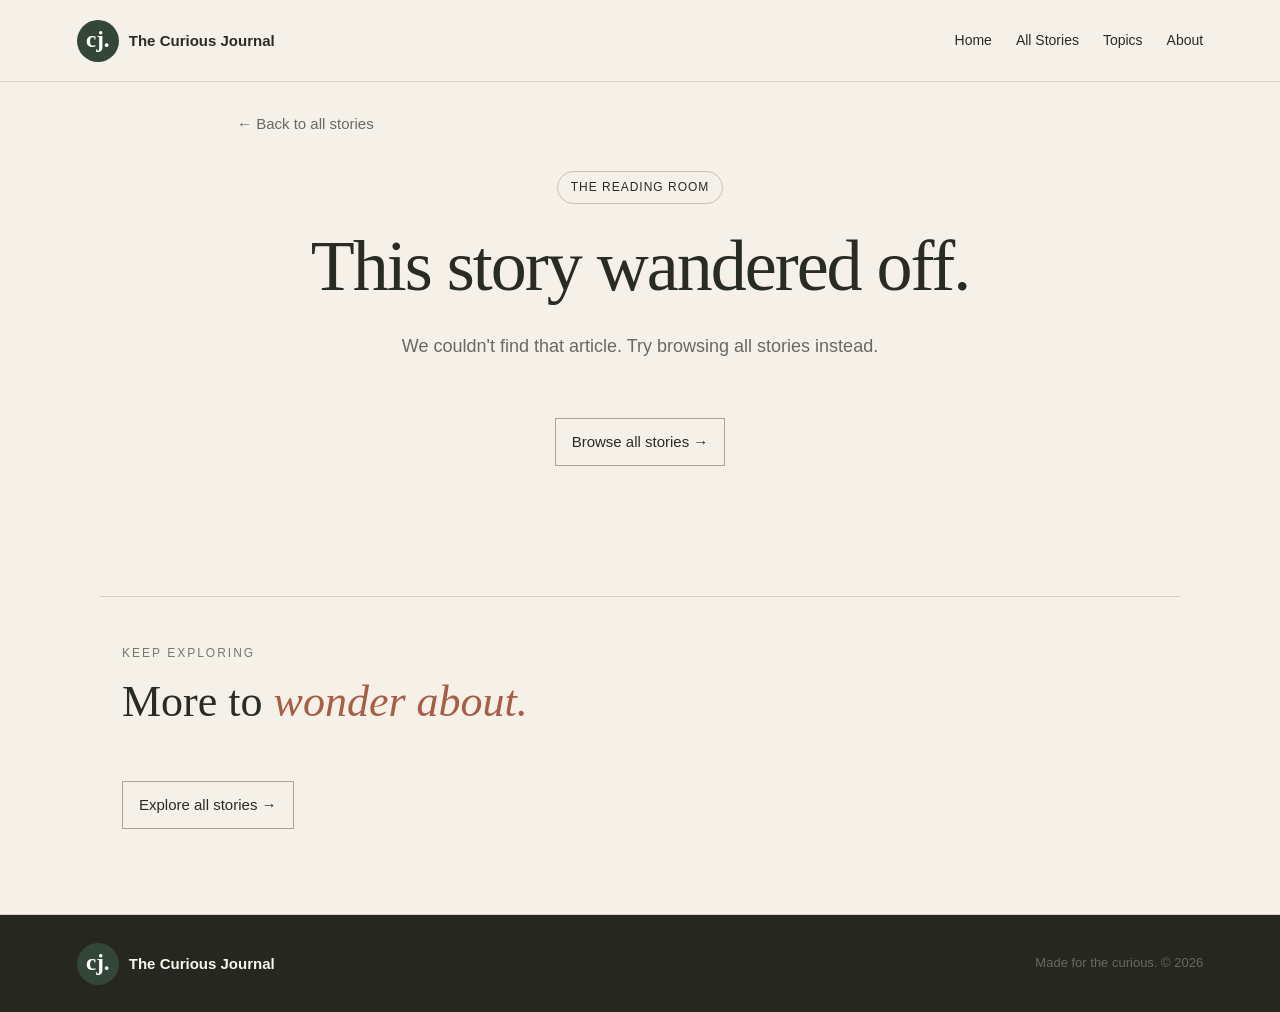
<file: article.html>
<!DOCTYPE html>
<html lang="en">
<head>
  <meta charset="UTF-8">
  <meta name="viewport" content="width=device-width, initial-scale=1.0">
  <meta name="theme-color" content="#f5f1e9">
  <meta name="description" content="Read thoughtful stories at The Curious Journal.">

  <title>Story | The Curious Journal</title>

  <link rel="stylesheet" href="styles.css">
  <link rel="stylesheet" href="article.css">

  <script src="article.js" defer></script>
</head>

<body class="article-page">

  <a class="skip-link" href="#main">Skip to content</a>

  <header class="article-header">
    <a class="article-logo" href="index.html">
      <span class="logo-mark">cj.</span>
      <span>The Curious Journal</span>
    </a>

    <button
      class="article-menu-button"
      id="articleMenuButton"
      type="button"
      aria-expanded="false"
      aria-controls="articleNavigation"
    >
      Menu ☰
    </button>

    <nav id="articleNavigation" class="article-navigation">
      <a href="index.html">Home</a>
      <a href="blog.html">All Stories</a>
      <a href="index.html#topics">Topics</a>
      <a href="index.html#about">About</a>
    </nav>
  </header>

  <main id="main">

    <div class="article-back">
      <a href="blog.html">← Back to all stories</a>
    </div>

    <article id="articleContent" class="article-container">
      <p class="article-loading">Loading story...</p>
    </article>

    <section class="related-section">
      <p class="article-eyebrow">KEEP EXPLORING</p>
      <h2>More to <em>wonder about.</em></h2>

      <div id="relatedStories" class="related-stories"></div>

      <a class="article-back-button" href="blog.html">
        Explore all stories →
      </a>
    </section>

  </main>

  <footer class="article-footer">
    <a class="article-logo" href="index.html">
      <span class="logo-mark">cj.</span>
      <span>The Curious Journal</span>
    </a>

    <p>
      Made for the curious.
      © <span id="articleYear"></span>
    </p>
  </footer>

</body>
</html>
</file>
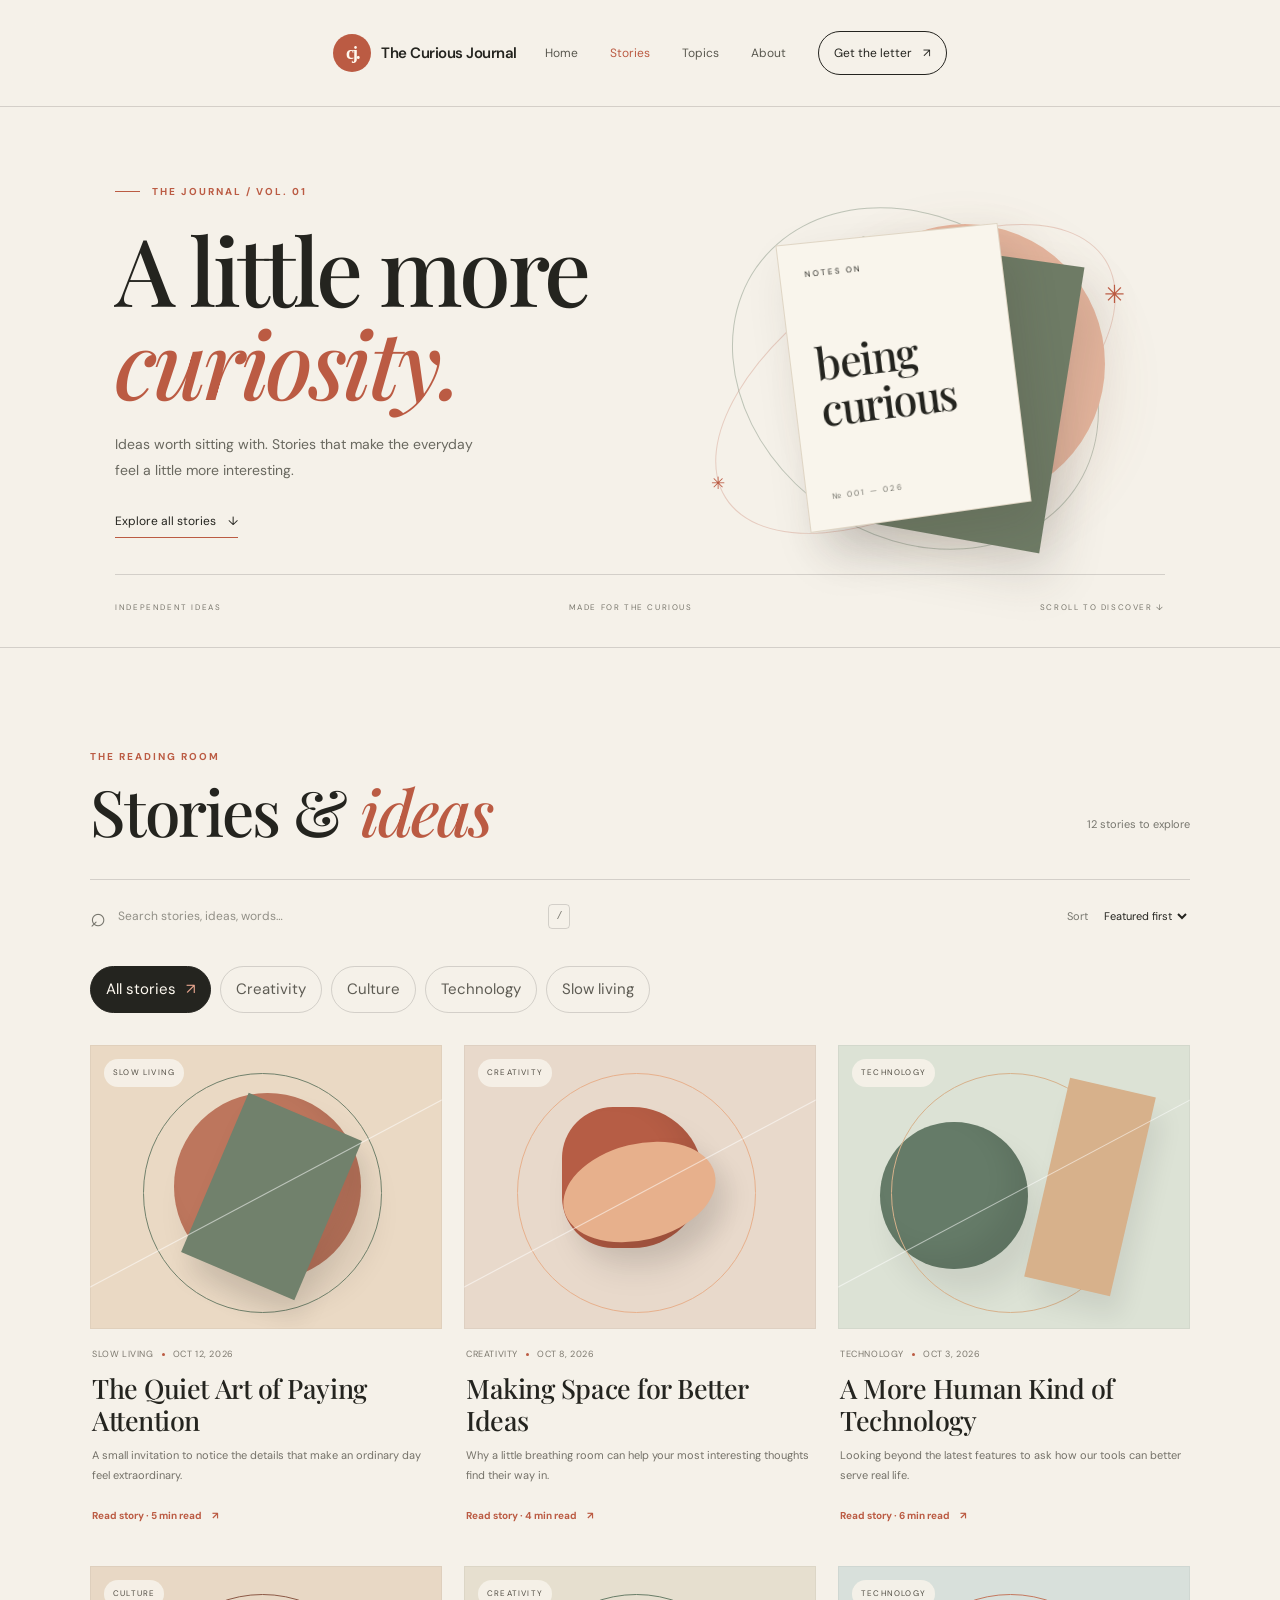
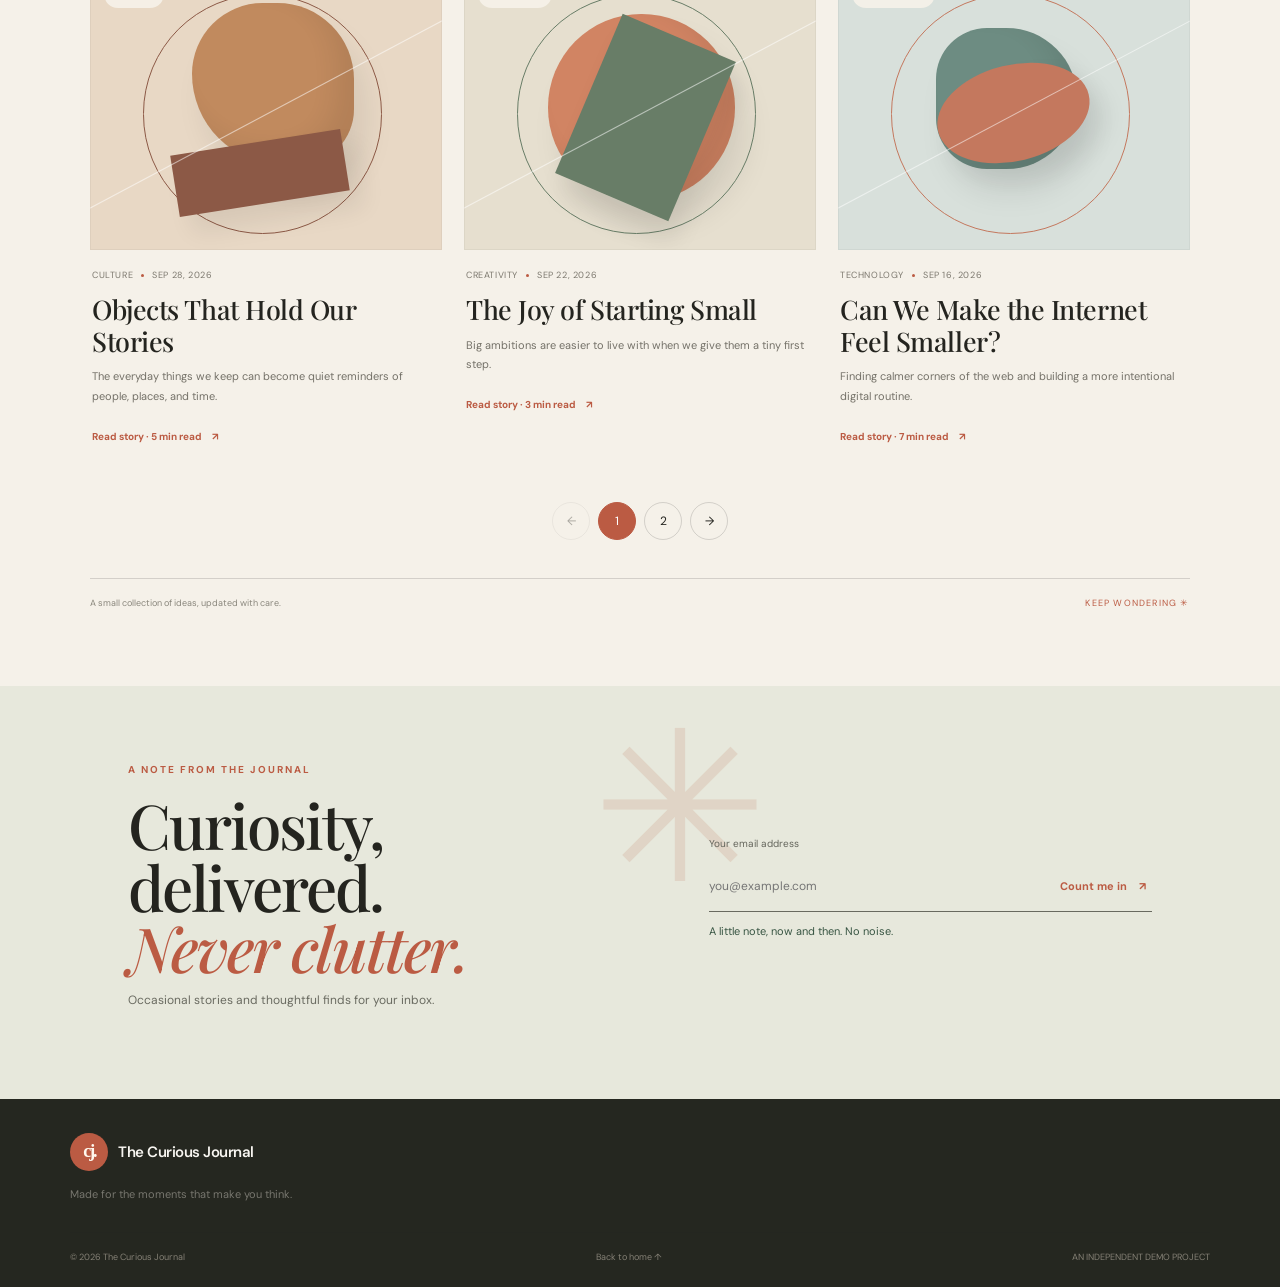
<file: blog (1).html>
<!doctype html>
<html lang="en">
<head>
  <meta charset="utf-8">
  <meta name="viewport" content="width=device-width, initial-scale=1">
  <meta name="theme-color" content="#f5f1e9">
  <meta name="description" content="Thoughtful stories about creativity, culture, technology, and everyday life.">
  <title>Stories — The Curious Journal</title>
  <link rel="preconnect" href="https://fonts.googleapis.com">
  <link rel="preconnect" href="https://fonts.gstatic.com" crossorigin>
  <link href="https://fonts.googleapis.com/css2?family=DM+Sans:wght@400;500;600;700&family=Playfair+Display:wght@500;600;700&display=swap" rel="stylesheet">
  <link rel="stylesheet" href="styles.css">
  <link rel="stylesheet" href="blog.css">
  <script src="blog.js" defer></script>
</head>
<body class="blog-page">
  <a class="skip-link" href="#main">Skip to content</a>
  <header class="site-header blog-header">
    <div class="header-inner">
      <a class="brand" href="index.html" aria-label="The Curious Journal home">
        <span class="brand-mark" aria-hidden="true">cj.</span><span class="brand-name">The Curious Journal</span>
      </a>
      <button class="menu-toggle" id="menuToggle" type="button" aria-expanded="false" aria-controls="nav" aria-label="Open navigation"><span></span><span></span></button>
      <nav class="nav" id="nav" aria-label="Main navigation">
        <a href="index.html">Home</a><a href="blog.html" aria-current="page">Stories</a>
        <a href="index.html#topics">Topics</a><a href="index.html#about">About</a>
        <a class="nav-cta" href="index.html#newsletter">Get the letter <span aria-hidden="true">↗</span></a>
      </nav>
    </div>
  </header>

  <main id="main">
    <section class="archive-hero">
      <div class="archive-hero-copy">
        <p class="eyebrow"><span class="eyebrow-line"></span> THE JOURNAL / VOL. 01</p>
        <h1>A little more<br><em>curiosity.</em></h1>
        <p class="archive-intro">Ideas worth sitting with. Stories that make the everyday feel a little more interesting.</p>
        <a class="text-link" href="#storyArchive">Explore all stories <span aria-hidden="true">↓</span></a>
      </div>
      <div class="archive-hero-art" aria-hidden="true">
        <div class="orbit orbit-one"></div><div class="orbit orbit-two"></div><div class="sun-disc"></div>
        <div class="art-paper paper-back"></div>
        <div class="art-paper paper-front"><span class="paper-kicker">NOTES ON</span><span class="paper-title">being<br>curious</span><span class="paper-number">№ 001 — 026</span></div>
        <span class="art-spark spark-one">✳</span><span class="art-spark spark-two">✳</span>
      </div>
      <div class="hero-bottom-note"><span>INDEPENDENT IDEAS</span><span>MADE FOR THE CURIOUS</span><span>SCROLL TO DISCOVER ↓</span></div>
    </section>

    <section class="archive-section" id="storyArchive">
      <div class="archive-heading">
        <div><p class="eyebrow">THE READING ROOM</p><h2>Stories &amp; <em>ideas</em></h2></div>
        <p class="archive-count" id="resultCount" aria-live="polite">Finding stories…</p>
      </div>
      <div class="archive-tools">
        <label class="search-box" for="storySearch"><span aria-hidden="true">⌕</span><input id="storySearch" type="search" placeholder="Search stories, ideas, words…" autocomplete="off"><kbd>/</kbd></label>
        <div class="sort-wrap"><label for="storySort">Sort</label><select id="storySort"><option value="featured">Featured first</option><option value="newest">Newest first</option><option value="az">Title A–Z</option></select></div>
      </div>
      <div class="topic-filters" id="topicFilters" aria-label="Filter stories by topic">
        <button class="topic-chip is-active" type="button" data-topic="All" aria-pressed="true">All stories <span>↗</span></button>
        <button class="topic-chip" type="button" data-topic="Creativity" aria-pressed="false">Creativity</button>
        <button class="topic-chip" type="button" data-topic="Culture" aria-pressed="false">Culture</button>
        <button class="topic-chip" type="button" data-topic="Technology" aria-pressed="false">Technology</button>
        <button class="topic-chip" type="button" data-topic="Slow Living" aria-pressed="false">Slow living</button>
      </div>
      <div class="story-grid" id="storyGrid" aria-live="polite" aria-busy="true"></div>
      <div class="empty-state" id="emptyState" hidden><span class="empty-symbol" aria-hidden="true">⌕</span><h3>No stories found</h3><p>Try another search or clear your topic filter.</p><button class="button-outline" id="clearFilters" type="button">Clear filters</button></div>
      <nav class="pagination" id="pagination" aria-label="Story pages"></nav>
      <p class="archive-footnote">A small collection of ideas, updated with care. <span>KEEP WONDERING ✳</span></p>
    </section>

    <section class="archive-newsletter">
      <div class="newsletter-copy"><p class="eyebrow">A NOTE FROM THE JOURNAL</p><h2>Curiosity, delivered.<br><em>Never clutter.</em></h2><p>Occasional stories and thoughtful finds for your inbox.</p></div>
      <span class="newsletter-orbit" aria-hidden="true">✳</span>
      <form class="archive-signup" id="newsletter" novalidate>
        <label for="email">Your email address</label>
        <div class="signup-row"><input id="email" name="email" type="email" placeholder="you@example.com" autocomplete="email" required><button type="submit">Count me in <span aria-hidden="true">↗</span></button></div>
        <p class="signup-feedback" id="feedback" aria-live="polite">A little note, now and then. No noise.</p>
      </form>
    </section>
  </main>

  <footer class="site-footer blog-footer">
    <a class="brand footer-brand" href="index.html"><span class="brand-mark" aria-hidden="true">cj.</span><span class="brand-name">The Curious Journal</span></a>
    <p>Made for the moments that make you think.</p>
    <div class="footer-bottom"><span>© <span id="year"></span> The Curious Journal</span><a href="index.html">Back to home ↑</a><span>AN INDEPENDENT DEMO PROJECT</span></div>
  </footer>
</body>
</html>
</file>
<file: styles.css>
@import url('https://fonts.googleapis.com/css2?family=DM+Sans:wght@400;500;700&family=Playfair+Display:ital,wght@0,500;0,600;1,500&display=swap');
:root{--paper:#f7f5f0;--ink:#24251f;--muted:#77776f;--line:#dedbd2;--accent:#c65c40;--serif:'Playfair Display',Georgia,serif;--sans:'DM Sans',Arial,sans-serif}*{box-sizing:border-box}html{scroll-behavior:smooth}body{margin:0;background:var(--paper);color:var(--ink);font:15px/1.7 var(--sans)}a{color:inherit;text-decoration:none}button,input{font:inherit}.wrap{width:min(1100px,calc(100% - 40px));margin:auto}.skip{position:absolute;left:-999px}.skip:focus{left:10px}header{min-height:82px;border-bottom:1px solid var(--line);display:flex;align-items:center;gap:30px;padding:15px max(20px,calc((100% - 1200px)/2))}.brand{display:flex;align-items:center;gap:12px;margin-right:auto}.brand b{display:grid;place-items:center;width:43px;height:43px;border-radius:50%;background:var(--accent);color:white;font:24px var(--serif)}.brand span{display:flex;flex-direction:column;line-height:1.3}.brand strong{font-size:13px}.brand small{font-size:10px;color:var(--muted)}nav{display:flex;gap:27px;font-size:12px}nav a:hover{color:var(--accent)}#menuToggle{display:none}.hero{display:grid;grid-template-columns:1fr .9fr;gap:55px;align-items:center;padding-top:68px;padding-bottom:75px}.eyebrow{text-transform:uppercase;font-size:10px;letter-spacing:1.7px;font-weight:700;color:var(--accent);margin:0 0 12px}h1,h2,h3{font-family:var(--serif);font-weight:500;line-height:1.2}h1{font-size:clamp(42px,5.4vw,67px);letter-spacing:-2px;margin:0 0 20px}h1 em{color:var(--accent)}.intro{max-width:430px;color:var(--muted);margin-bottom:25px}.button{display:inline-block;border:0;background:var(--ink);color:white;padding:12px 18px;font-size:11px;font-weight:700;cursor:pointer}.button:hover{background:var(--accent)}.note{font-size:11px;color:var(--muted);margin-top:25px}.art{height:385px;background:#e8cbb6;position:relative;overflow:hidden;padding:25px;font-size:9px;letter-spacing:1.4px}.art:before{content:'';position:absolute;inset:15px;border:1px solid #8e7969}.art i{position:absolute;width:200px;height:200px;background:#c65c40;border-radius:50%;top:60px;left:calc(50% - 100px)}.art b{position:absolute;width:290px;height:290px;border:1px solid #554c40;border-radius:50%;top:15px;left:calc(50% - 145px)}.art small{position:absolute;bottom:28px;right:25px;border:1px solid #554c40;border-radius:50%;width:83px;height:83px;display:grid;place-items:center;text-align:center;font-size:8px}.section{padding-bottom:72px}.section-head{display:flex;justify-content:space-between;align-items:end;margin-bottom:25px}.section h2,.topic-inner h2,.newsletter h2{font-size:clamp(29px,3vw,38px);margin:0 0 22px}.small{font-size:10px;color:var(--muted)}.cards{display:grid;grid-template-columns:repeat(3,1fr);gap:22px}.card-art{height:200px;background:var(--bg,#e8d8c4);position:relative;overflow:hidden;margin-bottom:14px}.card-art:before{content:'';position:absolute;width:52%;height:72%;left:24%;top:18%;background:var(--shape,#c65c40);border-radius:50% 50% 0 0;transform:rotate(-9deg)}.card-art:after{content:'';position:absolute;width:75px;height:75px;right:12%;top:10%;border-radius:50%;background:#d4b34d;mix-blend-mode:multiply}.meta{font-size:10px;color:var(--muted);margin-bottom:7px}.meta b{color:var(--accent);text-transform:uppercase;letter-spacing:1px}.cards h3{font-size:22px;margin:0 0 8px}.cards p{font-size:12px;color:var(--muted);margin:0 0 10px}.read{font-size:10px;font-weight:700;border-bottom:1px solid var(--accent)}.topic-band{background:#e9e4da;padding:50px 0;margin-bottom:60px}.topic-inner{display:grid;grid-template-columns:1fr 1.2fr;gap:45px;align-items:center}.topics{display:grid;grid-template-columns:1fr 1fr;gap:0 25px}.topics a{padding:14px 0;border-bottom:1px solid #cfc8bb;font:19px var(--serif)}.latest{display:grid;grid-template-columns:1fr 1fr;gap:0 30px}.latest article{padding:17px 0;border-bottom:1px solid var(--line)}.latest h3{font-size:18px;margin:5px 0}.latest p{font-size:11px;color:var(--muted);margin:0}.newsletter{display:grid;grid-template-columns:1fr 1fr;gap:30px;align-items:center;background:#e7d6c8;padding:32px;margin-bottom:55px}.newsletter h2{margin-bottom:8px}.newsletter p{font-size:12px;color:#68645d}.newsletter label{display:block;font-size:11px;margin-bottom:7px}.form-row{display:flex;gap:8px}.form-row input{min-width:0;flex:1;padding:12px;border:1px solid #cfc5b8;background:#fffefa}.about{padding-bottom:55px;max-width:800px}.about p:last-child{color:var(--muted)}footer{background:#252720;color:#f7f5f0;padding:30px 0}.foot{display:flex;align-items:center;justify-content:space-between;gap:20px}.foot p,.foot>small{font-size:10px;color:#c2c1b8}.foot .brand small{color:#c2c1b8}#feedback{min-height:1em;color:#385543;font-size:11px}@media(max-width:760px){header{min-height:72px;flex-wrap:wrap;gap:10px}.brand{flex:1}#menuToggle{display:block;background:transparent;border:1px solid var(--line);padding:8px 10px;font-size:11px}nav{display:none;order:3;flex-basis:100%;flex-direction:column;gap:0}nav.open{display:flex}nav a{padding:10px 0;border-top:1px solid var(--line)}.hero{grid-template-columns:1fr;gap:28px;padding-top:42px;padding-bottom:55px}.art{height:300px}.cards{grid-template-columns:1fr 1fr}.topic-inner{grid-template-columns:1fr;gap:15px}.newsletter{grid-template-columns:1fr}.foot{align-items:flex-start;flex-direction:column}}@media(max-width:480px){.wrap{width:calc(100% - 30px)}h1{font-size:43px}.cards,.latest{grid-template-columns:1fr}.card-art{height:220px}.section{padding-bottom:52px}.section-head{display:block}.small{display:block;margin-top:10px}.topics{gap:0 15px}.topics a{font-size:16px}.newsletter{padding:22px}.form-row{flex-direction:column}.foot{gap:12px}}@media(prefers-reduced-motion:reduce){html{scroll-behavior:auto}}

/* THE CURIOUS JOURNAL — final archive link */

.journal-archive-cta {
  display: flex;
  justify-content: center;
  margin: 32px auto 12px;
}

.journal-archive-cta a {
  display: inline-block;
  padding: 12px 20px;
  border: 1px solid #a8a395;
  border-radius: 3px;
  color: inherit;
  text-decoration: none;
  transition: background 0.25s ease,
              transform 0.25s ease;
}

.journal-archive-cta a:hover {
  background: #e8e1d5;
  transform: translateY(-3px);
}

.journal-archive-cta a:focus-visible {
  outline: 2px solid #a85d46;
  outline-offset: 4px;
}

@media (prefers-reduced-motion: reduce) {
  .journal-archive-cta a {
    transition: none;
  }
}
</file>
<file: article.css>
/* THE CURIOUS JOURNAL
   PHASE 3: ARTICLE PAGE */

.article-page {
  margin: 0;
  background: #f5f1e9;
  color: #292b25;
  font-family: Arial, sans-serif;
  line-height: 1.6;
}

.article-page * {
  box-sizing: border-box;
}

.article-page a {
  color: inherit;
}

.skip-link {
  position: absolute;
  top: -100px;
  left: 10px;
  z-index: 1000;
  background: white;
  padding: 12px;
}

.skip-link:focus {
  top: 10px;
}

.article-header {
  min-height: 82px;
  padding: 18px 6%;
  display: flex;
  align-items: center;
  justify-content: space-between;
  gap: 20px;
  border-bottom: 1px solid #dcd6ca;
}

.article-logo {
  display: flex;
  align-items: center;
  gap: 10px;
  text-decoration: none;
  font-weight: 700;
}

.logo-mark {
  display: grid;
  place-items: center;
  width: 42px;
  height: 42px;
  background: #344638;
  color: white;
  font-family: Georgia, serif;
  font-size: 23px;
  border-radius: 50%;
}

.article-navigation {
  display: flex;
  align-items: center;
  gap: 24px;
}

.article-navigation a {
  text-decoration: none;
  font-size: 14px;
}

.article-navigation a:hover {
  color: #a85d46;
}

.article-menu-button {
  display: none;
  padding: 9px 13px;
  border: 1px solid #c9c3b7;
  background: transparent;
  border-radius: 5px;
  color: #292b25;
}

.article-back {
  max-width: 850px;
  margin: 30px auto 15px;
  padding: 0 22px;
}

.article-back a {
  text-decoration: none;
  color: #686a61;
}

.article-back a:hover {
  color: #a85d46;
}

.article-container {
  width: min(850px, calc(100% - 44px));
  margin: 0 auto;
  min-height: 250px;
}

.article-loading {
  padding: 70px 0;
  text-align: center;
}

.article-hero {
  text-align: center;
  padding: 20px 0 30px;
}

.article-category {
  display: inline-block;
  padding: 6px 13px;
  border: 1px solid #c8c2b6;
  border-radius: 30px;
  font-size: 12px;
  text-transform: uppercase;
  letter-spacing: 1px;
}

.article-title {
  max-width: 800px;
  margin: 24px auto;
  font-family: Georgia, serif;
  font-weight: 500;
  font-size: clamp(38px, 7vw, 72px);
  line-height: 1.08;
  letter-spacing: -2px;
  overflow-wrap: anywhere;
}

.article-excerpt {
  max-width: 650px;
  margin: 0 auto;
  color: #686a61;
  font-size: 18px;
  line-height: 1.8;
}

.article-byline {
  margin: 25px 0 0;
  display: flex;
  justify-content: center;
  align-items: center;
  flex-wrap: wrap;
  gap: 8px 14px;
  color: #6c6d65;
  font-size: 13px;
}

.article-cover {
  position: relative;
  display: grid;
  place-items: center;
  min-height: 250px;
  height: clamp(250px, 45vw, 430px);
  margin: 15px 0 35px;
  overflow: hidden;
  isolation: isolate;
  background: var(--cover, #e8d9cb);
  border-radius: 5px;
}

.article-cover::before,
.article-cover::after {
  content: "";
  position: absolute;
  z-index: -1;
  width: 58%;
  aspect-ratio: 1;
  border-radius: 50%;
  transition: transform 0.5s ease;
}

.article-cover::before {
  top: -5%;
  left: -5%;
  background: var(--shape-one, #bd765d);
}

.article-cover::after {
  right: -5%;
  bottom: -20%;
  background: var(--shape-two, #71816c);
}

.article-cover:hover::before {
  transform: translate(10px, 8px) rotate(8deg);
}

.article-cover:hover::after {
  transform: translate(-8px, -8px) rotate(-8deg);
}

.article-cover span {
  color: #fff9ed;
  font-family: Georgia, serif;
  font-size: clamp(35px, 9vw, 90px);
  font-style: italic;
  text-align: center;
  padding: 15px;
  text-shadow: 0 2px 20px #30251d50;
  transform: rotate(-5deg);
}

.article-toolbar {
  display: flex;
  align-items: center;
  justify-content: space-between;
  flex-wrap: wrap;
  gap: 12px;
  padding: 15px 0;
  margin-bottom: 28px;
  border-top: 1px solid #d8d2c6;
  border-bottom: 1px solid #d8d2c6;
  color: #686a61;
  font-size: 12px;
}

.article-buttons {
  display: flex;
  gap: 8px;
}

.article-action {
  padding: 8px 13px;
  border: 1px solid #c8c2b6;
  border-radius: 30px;
  background: transparent;
  color: #292b25;
  cursor: pointer;
}

.article-action:hover {
  background: #e6dfd3;
}

.article-body {
  max-width: 720px;
  margin: 0 auto;
  font-family: Georgia, serif;
  font-size: 19px;
  line-height: 1.95;
  overflow-wrap: anywhere;
}

.article-body p {
  margin: 0 0 26px;
}

.article-body h2 {
  margin: 45px 0 15px;
  font-size: clamp(25px, 5vw, 34px);
  line-height: 1.25;
  font-weight: 500;
}

.article-body blockquote {
  margin: 35px 0;
  padding: 10px 0 10px 22px;
  border-left: 4px solid #b66b50;
  font-size: 25px;
  line-height: 1.5;
}

.article-note {
  padding: 18px;
  background: #e9e3d7;
  font-family: Arial, sans-serif;
  font-size: 15px;
  line-height: 1.8;
}

.article-status {
  min-height: 25px;
  color: #456b4b;
  font-size: 13px;
}

.related-section {
  max-width: 1080px;
  margin: 85px auto 50px;
  padding: 35px 22px;
  border-top: 1px solid #d8d2c6;
}

.article-eyebrow {
  color: #77786e;
  font-size: 12px;
  letter-spacing: 2px;
}

.related-section h2 {
  margin: 8px 0 25px;
  font-family: Georgia, serif;
  font-size: clamp(30px, 5vw, 44px);
  font-weight: 500;
  line-height: 1.2;
}

.related-section h2 em {
  color: #a85d46;
}

.related-stories {
  display: grid;
  grid-template-columns: repeat(3, minmax(0, 1fr));
  gap: 22px;
}

.related-card {
  display: block;
  text-decoration: none;
  min-width: 0;
  transition: transform 0.25s ease;
}

.related-card:hover {
  transform: translateY(-5px);
}

.related-art {
  display: grid;
  place-items: center;
  aspect-ratio: 1.5;
  margin-bottom: 13px;
  overflow: hidden;
  background: var(--cover, #e8d9cb);
}

.related-art span {
  font-family: Georgia, serif;
  font-size: 35px;
  color: white;
}

.related-card small {
  color: #77786e;
  text-transform: uppercase;
  letter-spacing: 1px;
}

.related-card h3 {
  margin: 8px 0;
  font-family: Georgia, serif;
  font-size: 23px;
  font-weight: 500;
  line-height: 1.3;
}

.related-card p {
  color: #686a61;
  font-size: 14px;
}

.article-back-button {
  display: inline-block;
  margin-top: 28px;
  padding: 11px 16px;
  border: 1px solid #aaa497;
  text-decoration: none;
}

.article-back-button:hover {
  background: #e7e0d4;
}

.article-footer {
  display: flex;
  align-items: center;
  justify-content: space-between;
  flex-wrap: wrap;
  gap: 15px;
  padding: 25px 6%;
  border-top: 1px solid #d8d2c6;
}

.article-footer p {
  color: #686a61;
  font-size: 13px;
}

@media (max-width: 700px) {
  .article-header {
    flex-wrap: wrap;
  }

  .article-menu-button {
    display: block;
  }

  .article-navigation {
    display: none;
    width: 100%;
    flex-direction: column;
    align-items: stretch;
    gap: 0;
  }

  .article-navigation.is-open {
    display: flex;
  }

  .article-navigation a {
    padding: 12px 3px;
    border-top: 1px solid #ded8cd;
  }

  .related-stories {
    grid-template-columns: 1fr;
  }

  .related-art {
    aspect-ratio: 1.8;
  }

  .article-title {
    letter-spacing: -1px;
  }

  .article-body {
    font-size: 17px;
  }
}

@media (prefers-reduced-motion: reduce) {
  .article-cover::before,
  .article-cover::after,
  .related-card {
    transition: none;
  }
}
</file>
<file: blog.css>
/* THE CURIOUS JOURNAL — Phase 2 archive styles. Load after styles.css. */
:root{--jp:#f5f1e9;--ji:#24241f;--jm:#77766e;--jl:rgba(36,36,31,.16);--ja:#bb5b43}
html{scroll-behavior:smooth;scroll-padding-top:88px}
body.blog-page{background:var(--jp);color:var(--ji);font-family:"DM Sans",sans-serif}
.blog-page *,.blog-page *:before,.blog-page *:after{box-sizing:border-box}
.blog-page a{color:inherit}.blog-page button,.blog-page input,.blog-page select{font:inherit}
.blog-page .skip-link{position:absolute;top:-60px;left:12px;z-index:1000;padding:10px 14px;background:var(--ji);color:white;border-radius:4px}.blog-page .skip-link:focus{top:12px}
.blog-page .site-header{position:sticky;top:0;z-index:100;background:rgba(245,241,233,.9);backdrop-filter:blur(16px);-webkit-backdrop-filter:blur(16px);border-bottom:1px solid var(--jl)}
.blog-page .header-inner{max-width:1240px;min-height:76px;margin:auto;padding:0 5.5%;display:flex;align-items:center;justify-content:space-between;gap:28px}
.blog-page .brand{display:inline-flex;align-items:center;gap:10px;text-decoration:none}
.blog-page .brand-mark{display:grid;place-items:center;width:38px;height:38px;border-radius:50%;background:var(--ja);color:#fff8ee;font:700 18px Georgia,serif;letter-spacing:-2px}
.blog-page .brand-name{font:600 15px "DM Sans",sans-serif;letter-spacing:-.5px}
.blog-page .nav{display:flex;align-items:center;gap:clamp(16px,2.5vw,34px)}
.blog-page .nav a{font-size:12px;text-decoration:none;color:#59584f;transition:color .2s}.blog-page .nav a:hover,.blog-page .nav a[aria-current=page]{color:var(--ja)}
.blog-page .nav .nav-cta{border:1px solid var(--ji);border-radius:999px;padding:11px 15px;color:var(--ji)}.blog-page .nav-cta span{margin-left:8px}.blog-page .menu-toggle{display:none}
.archive-hero{min-height:510px;max-width:1440px;margin:auto;padding:76px 9% 32px;display:grid;grid-template-columns:1.05fr .95fr;align-items:center;position:relative;overflow:hidden;border-bottom:1px solid var(--jl)}
.archive-hero-copy{position:relative;z-index:2;padding-bottom:36px;animation:jr .8s cubic-bezier(.2,.7,.2,1) both}
.eyebrow{margin:0 0 22px;color:var(--ja);font-size:10px;font-weight:700;letter-spacing:2px}.eyebrow-line{display:inline-block;width:25px;height:1px;margin:0 8px 3px 0;background:currentColor}
.archive-hero h1,.archive-heading h2,.archive-newsletter h2{margin:0;font:500 clamp(54px,7.3vw,96px)/.99 "Playfair Display",Georgia,serif;letter-spacing:-3.5px}
.archive-hero h1 em,.archive-heading h2 em,.archive-newsletter h2 em{color:var(--ja);font-weight:500}
.archive-intro{max-width:370px;margin:25px 0 24px;color:#69685f;font-size:14px;line-height:1.85}
.text-link{display:inline-flex;align-items:center;gap:12px;padding-bottom:6px;border-bottom:1px solid var(--ja);font-size:12px;text-decoration:none;transition:gap .25s}.text-link:hover{gap:19px}
.archive-hero-art{min-height:360px;position:relative;display:grid;place-items:center;perspective:1000px;animation:jf .9s .15s both}
.sun-disc{position:absolute;width:clamp(170px,22vw,280px);aspect-ratio:1;border-radius:50%;background:#e5b59d;right:12%;top:7%;box-shadow:0 20px 65px #9f62421c;animation:floatdisc 7s ease-in-out infinite}
.orbit{position:absolute;width:90%;height:65%;border:1px solid #bb5b4340;border-radius:50%;transform:rotate(-32deg)}.orbit-two{width:78%;height:88%;transform:rotate(35deg);border-color:#6b806b66}
.art-paper{position:absolute;width:clamp(155px,19vw,225px);height:285px;padding:24px;display:flex;flex-direction:column;justify-content:space-between;transform-style:preserve-3d;box-shadow:14px 24px 45px #38312625;transition:transform .5s cubic-bezier(.2,.7,.2,1),box-shadow .5s}
.paper-back{background:#6e7b65;transform:translate(34px,14px) rotate(9deg) rotateY(-8deg)}.paper-front{background:#f9f5ec;border:1px solid #dfd5c4;transform:translate(-10px,-3px) rotate(-7deg) rotateY(8deg)}
.archive-hero-art:hover .paper-front{transform:translate(-17px,-10px) rotate(-4deg) translateZ(25px);box-shadow:20px 32px 55px #38312632}.archive-hero-art:hover .paper-back{transform:translate(43px,20px) rotate(13deg)}
.paper-kicker,.paper-number{font-size:8px;letter-spacing:2px}.paper-title{font:500 clamp(30px,4vw,43px)/1.05 "Playfair Display",Georgia,serif;letter-spacing:-1.5px}.paper-number{color:#77766e}
.art-spark{position:absolute;color:var(--ja);font-size:25px;animation:sparkle 4s ease-in-out infinite}.spark-one{right:8%;top:21%}.spark-two{left:9%;bottom:17%;font-size:17px;animation-delay:-2s}
.hero-bottom-note{grid-column:1/-1;display:flex;justify-content:space-between;gap:16px;padding-top:26px;border-top:1px solid var(--jl);color:#79776d;font-size:8px;letter-spacing:1.6px}
.archive-section{max-width:1240px;margin:auto;padding:100px 5.5% 75px}.archive-heading{display:flex;align-items:end;justify-content:space-between;gap:20px;margin-bottom:37px}.archive-heading .eyebrow{margin-bottom:14px}.archive-heading h2{font-size:clamp(42px,5vw,64px);letter-spacing:-2px}.archive-count{margin:0 0 8px;color:var(--jm);font-size:11px}
.archive-tools{display:flex;align-items:center;justify-content:space-between;gap:20px;padding:17px 0;border-top:1px solid var(--jl)}
.search-box{display:flex;align-items:center;gap:12px;width:min(480px,100%);color:var(--jm)}.search-box>span{font-size:27px;line-height:1}.search-box input{width:100%;min-width:0;border:0;outline:0;background:transparent;color:var(--ji);font-size:12px;padding:9px 0}.search-box input::placeholder{color:#929087}.search-box:focus-within{color:var(--ja)}.search-box kbd{border:1px solid var(--jl);border-radius:4px;padding:3px 7px;font-size:10px}
.sort-wrap{display:flex;align-items:center;gap:10px;color:var(--jm);font-size:11px}.sort-wrap select{border:0;outline:0;padding:8px 2px;background:transparent;color:var(--ji);cursor:pointer;font-size:11px}
.topic-filters{display:flex;flex-wrap:wrap;gap:9px;margin:13px 0 32px}.topic-chip{display:inline-flex;align-items:center;gap:10px;padding:10px 15px;border:1px solid var(--jl);border-radius:999px;background:transparent;color:#5e5c54;cursor:pointer;font-size:10px;transition:color .2s,background .2s,border-color .2s,transform .2s}.topic-chip:hover{transform:translateY(-2px);border-color:var(--ja);color:var(--ja)}.topic-chip.is-active{background:var(--ji);border-color:var(--ji);color:#fffaf1}.topic-chip span{color:#e7a58f}
.story-grid{display:grid;grid-template-columns:repeat(3,minmax(0,1fr));gap:34px 22px;perspective:1200px}.story-card{min-width:0;opacity:0;transform:translateY(18px) rotateX(2deg);animation:cardenter .65s cubic-bezier(.2,.7,.2,1) forwards;animation-delay:var(--delay,0ms)}
.story-card-link{display:block;height:100%;color:inherit;text-decoration:none;outline-offset:5px}.story-card-link:focus-visible{outline:2px solid var(--ja);border-radius:4px}
.story-visual{position:relative;display:block;overflow:hidden;aspect-ratio:1.24/1;margin-bottom:18px;background:var(--art-bg,#e5ded1);isolation:isolate;transform-style:preserve-3d;transition:transform .45s cubic-bezier(.2,.7,.2,1),box-shadow .45s;box-shadow:0 0 0 #24241f00}
.story-card-link:hover .story-visual,.story-card-link:focus-visible .story-visual{transform:perspective(900px) rotateX(2deg) rotateY(-3deg) translateY(-5px) scale(.99);box-shadow:12px 20px 35px #28251e1b}
.story-visual:before{content:"";position:absolute;z-index:4;inset:0;border:1px solid #24241f0c;pointer-events:none}.story-visual:after{content:"";position:absolute;z-index:3;inset:0;background:linear-gradient(125deg,transparent 30%,#ffffff58 48%,transparent 62%);transform:translateX(-130%);transition:transform .8s;pointer-events:none}.story-card-link:hover .story-visual:after{transform:translateX(130%)}
.visual-label{position:absolute;z-index:5;left:14px;top:14px;padding:7px 9px;border-radius:999px;background:#f7f2e9e8;color:#514d44;font-size:8px;letter-spacing:1.2px;text-transform:uppercase}
.visual-shape{position:absolute;display:block;transition:transform .65s cubic-bezier(.2,.7,.2,1)}.story-card-link:hover .visual-shape{transform:translate3d(0,-7px,25px) rotate(3deg)}
.visual-orb{width:53%;aspect-ratio:1;top:17%;left:24%;border-radius:50%;background:var(--shape-a,#c76e52);box-shadow:inset -18px -15px 25px #00000013,12px 24px 30px #00000014}
.visual-ring{width:68%;aspect-ratio:1;left:15%;top:10%;border:1px solid var(--shape-b,#f2d5b9);border-radius:50%}.visual-block{width:35%;height:61%;left:34%;top:23%;background:var(--shape-b,#d4a17b);transform:rotate(23deg);box-shadow:12px 18px 24px #00000013}.visual-line{height:1px;width:120%;top:52%;left:-10%;background:#fff8;transform:rotate(-28deg)}
.story-card:nth-child(4n+2) .visual-orb{width:40%;left:28%;top:22%;border-radius:42% 58% 58% 42%}.story-card:nth-child(4n+2) .visual-block{width:44%;height:34%;left:28%;top:35%;transform:rotate(-14deg);border-radius:50%}
.story-card:nth-child(4n+3) .visual-orb{width:42%;left:12%;top:27%}.story-card:nth-child(4n+3) .visual-block{width:25%;height:72%;left:59%;top:14%;transform:rotate(13deg)}
.story-card:nth-child(4n) .visual-orb{width:46%;left:29%;top:13%;border-radius:48% 52% 38% 62%}.story-card:nth-child(4n) .visual-block{width:49%;height:22%;left:24%;top:62%;transform:rotate(-9deg)}
.story-card-copy{display:block;padding:0 2px 5px}.story-meta{display:flex;flex-wrap:wrap;align-items:center;gap:8px;margin-bottom:11px;color:#7c786e;font-size:9px;letter-spacing:.6px;text-transform:uppercase}.meta-dot{width:3px;height:3px;border-radius:50%;background:var(--ja)}
.story-title{display:block;max-width:360px;margin:0 0 10px;font:500 clamp(21px,2.1vw,27px)/1.18 "Playfair Display",Georgia,serif;letter-spacing:-.45px;transition:color .2s}.story-card-link:hover .story-title{color:var(--ja)}
.story-excerpt{display:block;margin:0 0 16px;color:#747168;font-size:11px;line-height:1.8}.story-read{display:inline-flex;align-items:center;gap:10px;color:var(--ja);font-size:10px;font-weight:700}.story-read span{transition:transform .2s}.story-card-link:hover .story-read span{transform:translateX(5px)}
.empty-state{padding:60px 20px;text-align:center;border:1px dashed var(--jl)}.empty-symbol{color:var(--ja);font-size:34px}.empty-state h3{margin:10px 0;font:500 28px "Playfair Display",Georgia,serif}.empty-state p{color:var(--jm);font-size:12px}
.button-outline{margin-top:10px;border:1px solid var(--ji);border-radius:999px;padding:11px 17px;background:transparent;cursor:pointer;font-size:11px;transition:background .2s,color .2s}.button-outline:hover{background:var(--ji);color:white}
.pagination{display:flex;justify-content:center;align-items:center;flex-wrap:wrap;gap:8px;margin:48px 0 0}.page-button{display:grid;place-items:center;min-width:38px;height:38px;padding:0 12px;border:1px solid var(--jl);border-radius:50%;background:transparent;cursor:pointer;color:var(--ji);font-size:11px;transition:transform .2s,background .2s,color .2s}.page-button:hover:not(:disabled){transform:translateY(-3px);border-color:var(--ja)}.page-button[aria-current=page]{background:var(--ja);border-color:var(--ja);color:white}.page-button:disabled{opacity:.35;cursor:not-allowed}
.archive-footnote{display:flex;justify-content:space-between;gap:20px;margin:38px 0 0;padding-top:17px;border-top:1px solid var(--jl);color:#89867c;font-size:9px}.archive-footnote span{color:var(--ja);letter-spacing:1.2px}
.archive-newsletter{position:relative;display:grid;grid-template-columns:1fr .85fr;gap:60px;align-items:center;overflow:hidden;padding:75px 10%;background:#e7e8dc}.archive-newsletter .eyebrow{margin-bottom:16px}.archive-newsletter h2{font-size:clamp(42px,5vw,62px);letter-spacing:-2px}.archive-newsletter .newsletter-copy>p:last-child{color:#696a60;font-size:12px;line-height:1.8}
.newsletter-orbit{position:absolute;right:40%;top:-55px;color:#bb5b4324;font-size:210px;pointer-events:none;animation:spin 45s linear infinite}.archive-signup{position:relative;z-index:1}.archive-signup label{display:block;margin-bottom:10px;color:#64655c;font-size:10px}.signup-row{display:flex;border-bottom:1px solid #696a60}.signup-row input{flex:1;width:40%;min-width:0;border:0;outline:0;background:transparent;padding:14px 0;font-size:12px}.signup-row button{flex-shrink:0;border:0;background:transparent;color:var(--ja);cursor:pointer;font-size:11px;font-weight:700}.signup-row button span{margin-left:9px}.signup-feedback{min-height:18px;color:#77766e;font-size:10px;line-height:1.5}
.blog-page .site-footer{padding:34px 5.5% 22px}.blog-footer>p{margin:14px 0 28px;color:var(--jm);font-size:11px}.footer-bottom{display:flex;justify-content:space-between;flex-wrap:wrap;gap:12px;padding-top:17px;border-top:1px solid var(--jl);color:#858176;font-size:9px}.footer-bottom a{text-decoration:none}.footer-bottom a:hover{color:var(--ja)}
@keyframes jr{from{opacity:0;transform:translateY(18px)}to{opacity:1;transform:translateY(0)}}@keyframes jf{from{opacity:0}to{opacity:1}}@keyframes cardenter{to{opacity:1;transform:translateY(0) rotateX(0)}}@keyframes floatdisc{0%,100%{transform:translateY(0) rotate(0)}50%{transform:translateY(-10px) rotate(4deg)}}@keyframes sparkle{0%,100%{transform:rotate(0) scale(.9);opacity:.7}50%{transform:rotate(70deg) scale(1.15);opacity:1}}@keyframes spin{to{transform:rotate(360deg)}}
@media(min-width:1400px){.archive-hero{padding-left:11%;padding-right:11%}}
@media(max-width:900px){.archive-hero{padding:65px 6% 27px;min-height:450px}.archive-hero-art{min-height:320px}.archive-section{padding:75px 5.5% 60px}.story-grid{grid-template-columns:repeat(2,minmax(0,1fr));gap:32px 20px}.story-title{font-size:25px}.archive-newsletter{padding:65px 7%;gap:35px}}
@media(max-width:640px){
 .blog-page .header-inner{min-height:66px;padding:0 5%}.blog-page .brand-name{font-size:13px}.blog-page .brand-mark{width:34px;height:34px}
 .blog-page .menu-toggle{display:flex;flex-direction:column;justify-content:center;gap:5px;width:40px;height:40px;border:1px solid var(--jl);border-radius:50%;background:transparent}.blog-page .menu-toggle span{width:15px;height:1px;margin:0 auto;background:var(--ji)}
 .blog-page .nav{display:none;position:absolute;top:65px;left:0;right:0;padding:18px 5% 22px;flex-direction:column;align-items:stretch;gap:0;border-bottom:1px solid var(--jl);background:var(--jp);box-shadow:0 15px 25px #24241f0c}.blog-page .nav.is-open{display:flex;animation:jr .2s ease both}.blog-page .nav a{padding:13px 2px}.blog-page .nav .nav-cta{margin-top:7px;text-align:center}
 .archive-hero{grid-template-columns:1fr;padding:55px 6% 22px}.archive-hero-copy{padding-bottom:0}.archive-hero h1{font-size:clamp(55px,14vw,78px);letter-spacing:-2.7px}.archive-intro{margin:18px 0;max-width:330px;font-size:13px}.archive-hero-art{min-height:290px;margin:4px 0 8px}.sun-disc{width:190px;right:15%}.art-paper{width:158px;height:222px;padding:19px}.paper-title{font-size:32px}.hero-bottom-note{font-size:7px;letter-spacing:.8px;gap:8px}.hero-bottom-note span:nth-child(2){display:none}
 .archive-section{padding:61px 5% 50px}.archive-heading{align-items:start;flex-direction:column;gap:13px;margin-bottom:24px}.archive-heading h2{font-size:47px}.archive-heading .eyebrow{margin-bottom:10px}.archive-tools{align-items:stretch;flex-direction:column;gap:12px}.search-box{width:100%}.sort-wrap{justify-content:space-between;border-top:1px solid var(--jl);padding-top:10px}.topic-filters{gap:7px;margin:15px 0 24px}.topic-chip{padding:9px 12px;font-size:9px}
 .story-grid{grid-template-columns:1fr;gap:32px}.story-visual{aspect-ratio:1.45/1;margin-bottom:14px}.story-title{max-width:420px;font-size:27px}.story-excerpt{font-size:12px}.story-card:nth-child(n) .visual-orb{width:39%;left:30%;top:17%}.story-card:nth-child(n) .visual-block{width:30%;height:55%;left:37%;top:24%}
 .archive-footnote{flex-direction:column;gap:8px;line-height:1.6}.archive-newsletter{grid-template-columns:1fr;gap:24px;padding:52px 6%}.archive-newsletter h2{font-size:47px}.newsletter-orbit{right:-35px;top:20px;font-size:140px}.signup-row button{font-size:10px}.blog-page .site-footer{padding:29px 5% 20px}.footer-bottom{flex-direction:column;gap:10px}
}
@media(prefers-reduced-motion:reduce){html{scroll-behavior:auto}.blog-page *,.blog-page *:before,.blog-page *:after{animation-duration:.01ms!important;animation-iteration-count:1!important;transition-duration:.01ms!important;scroll-behavior:auto!important}}
</file>
